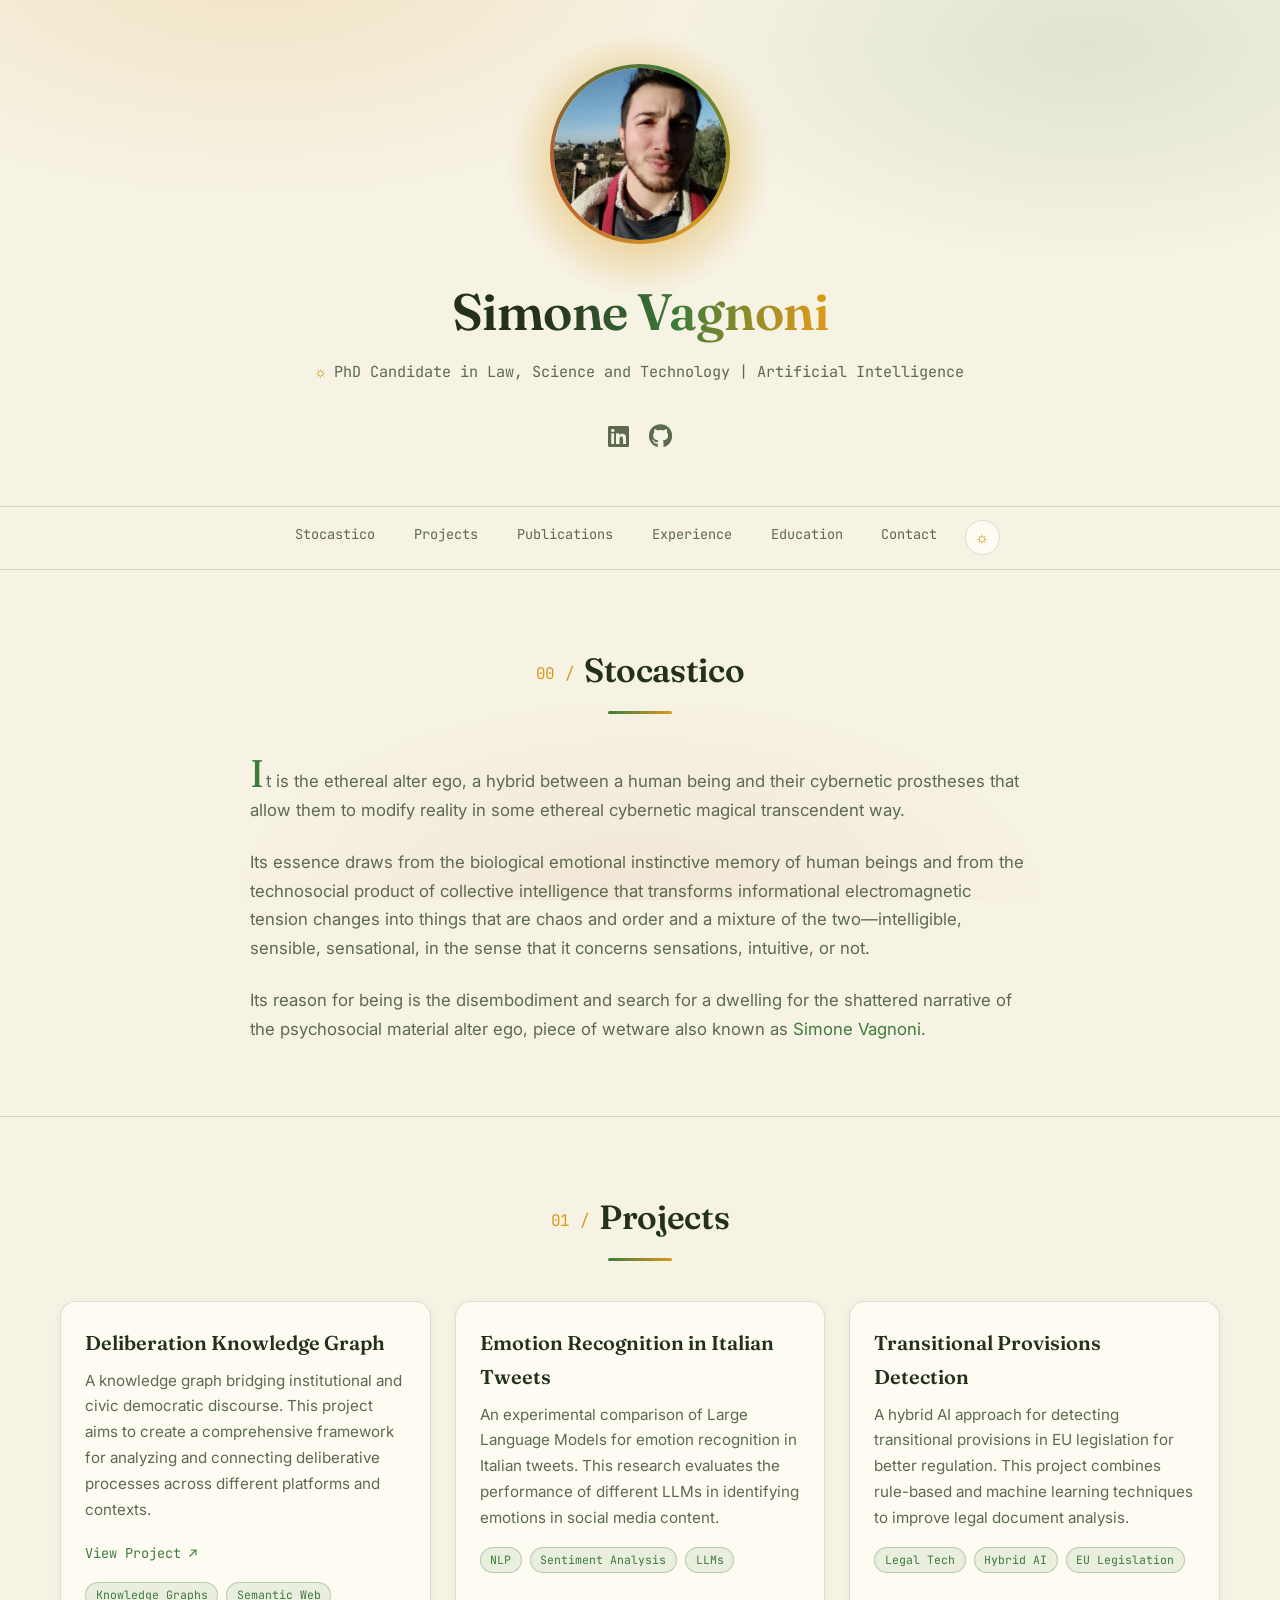
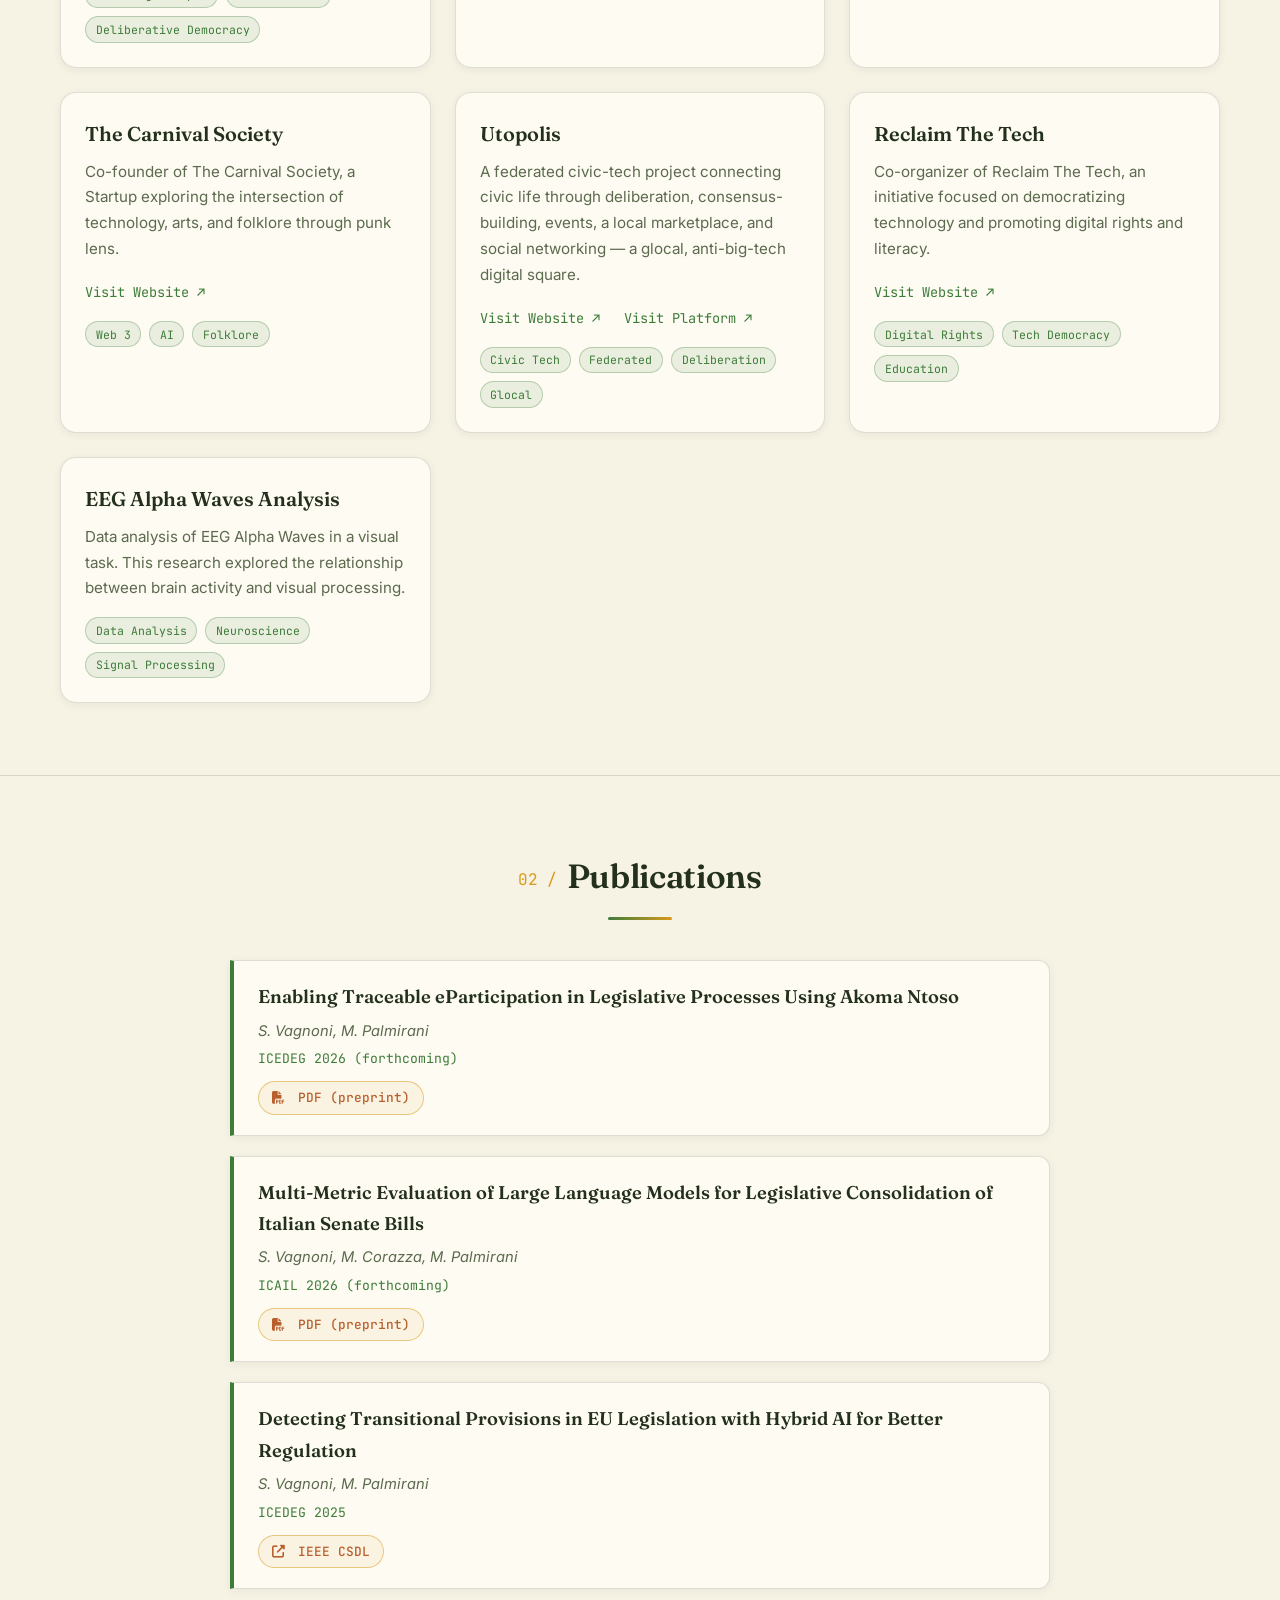
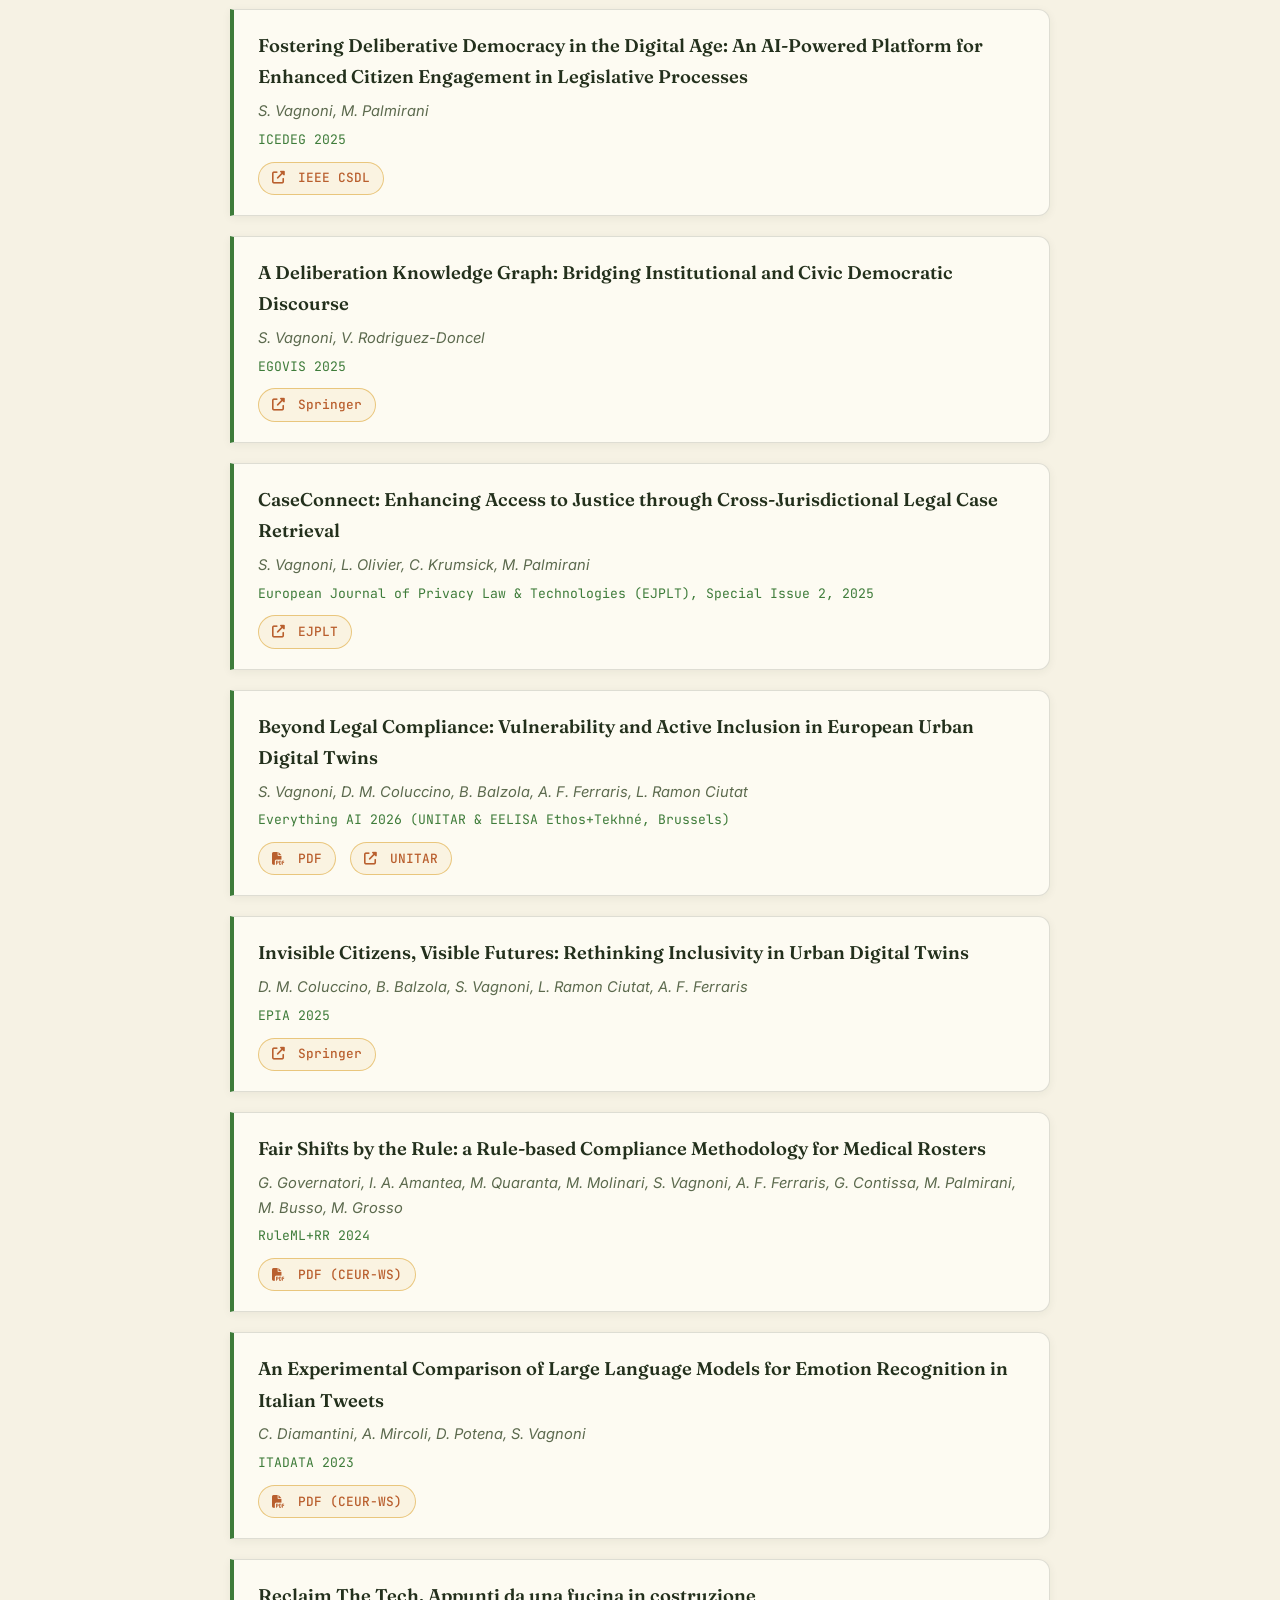
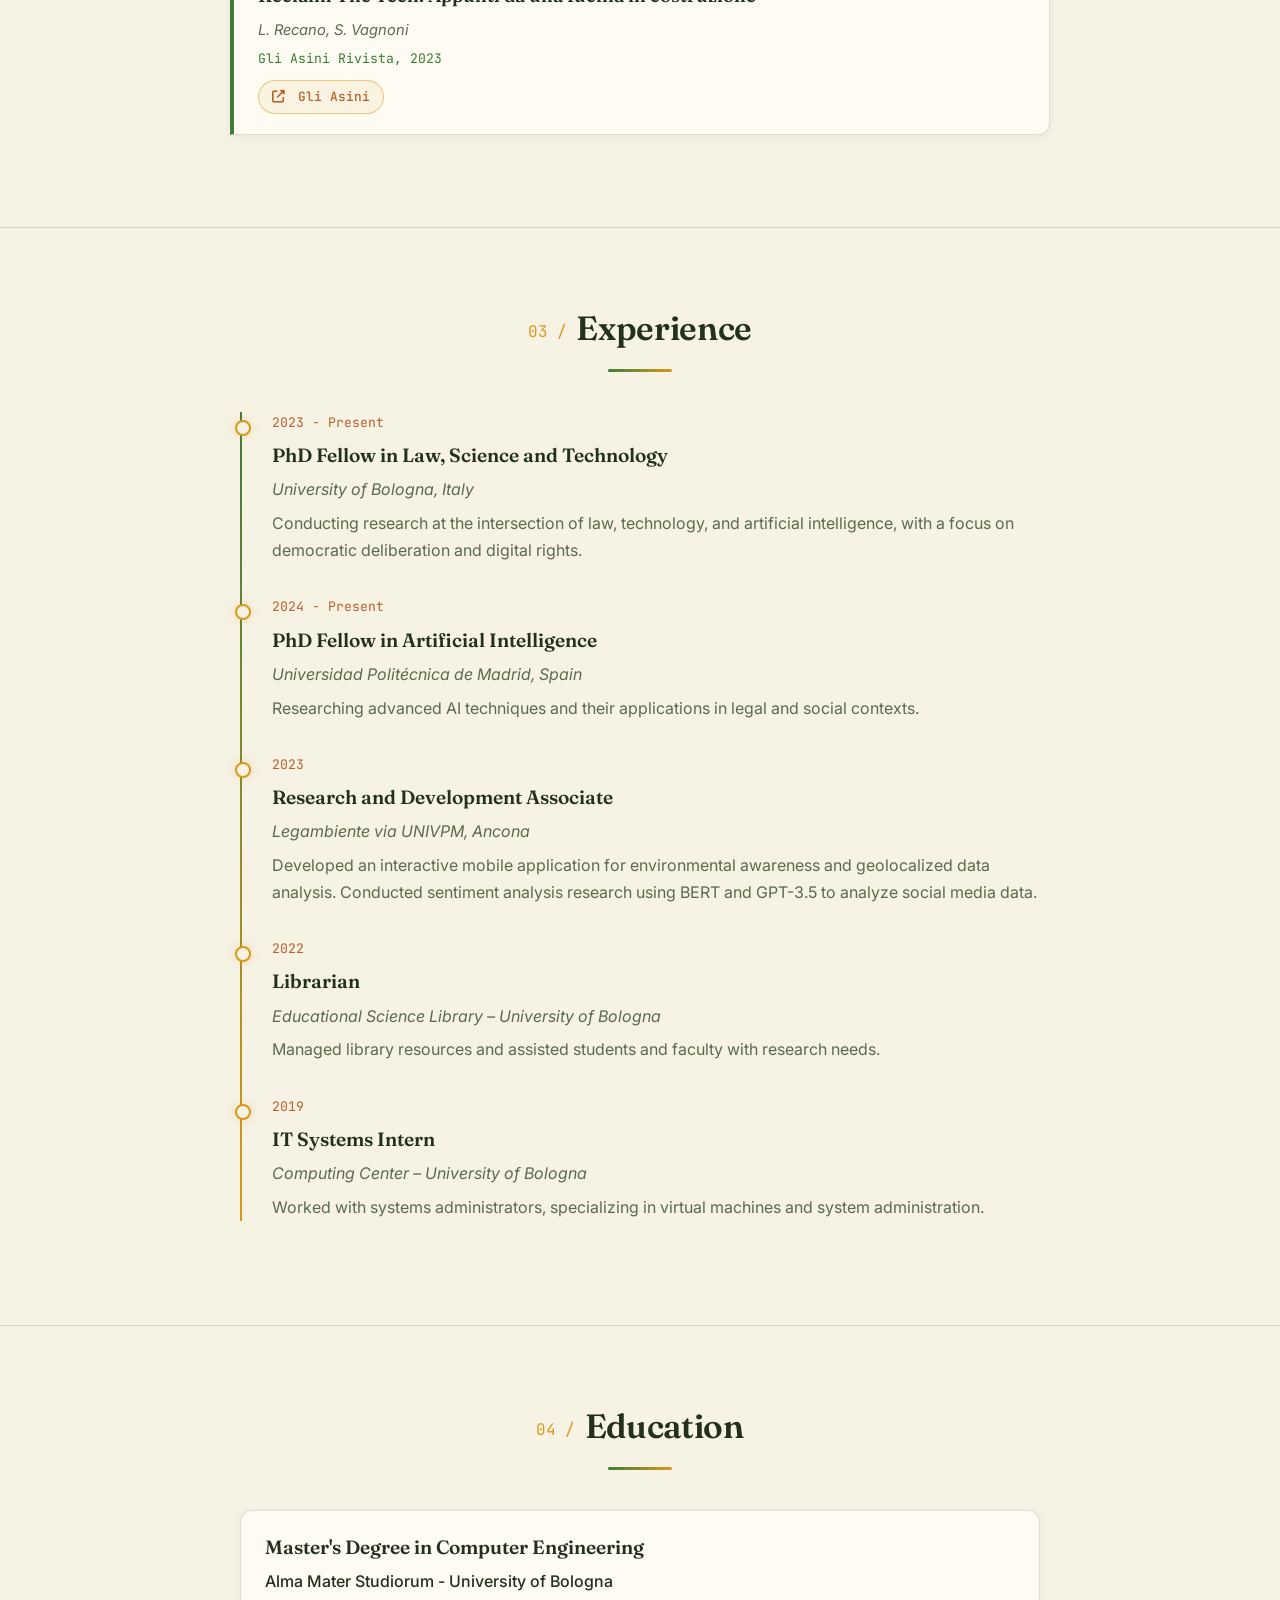
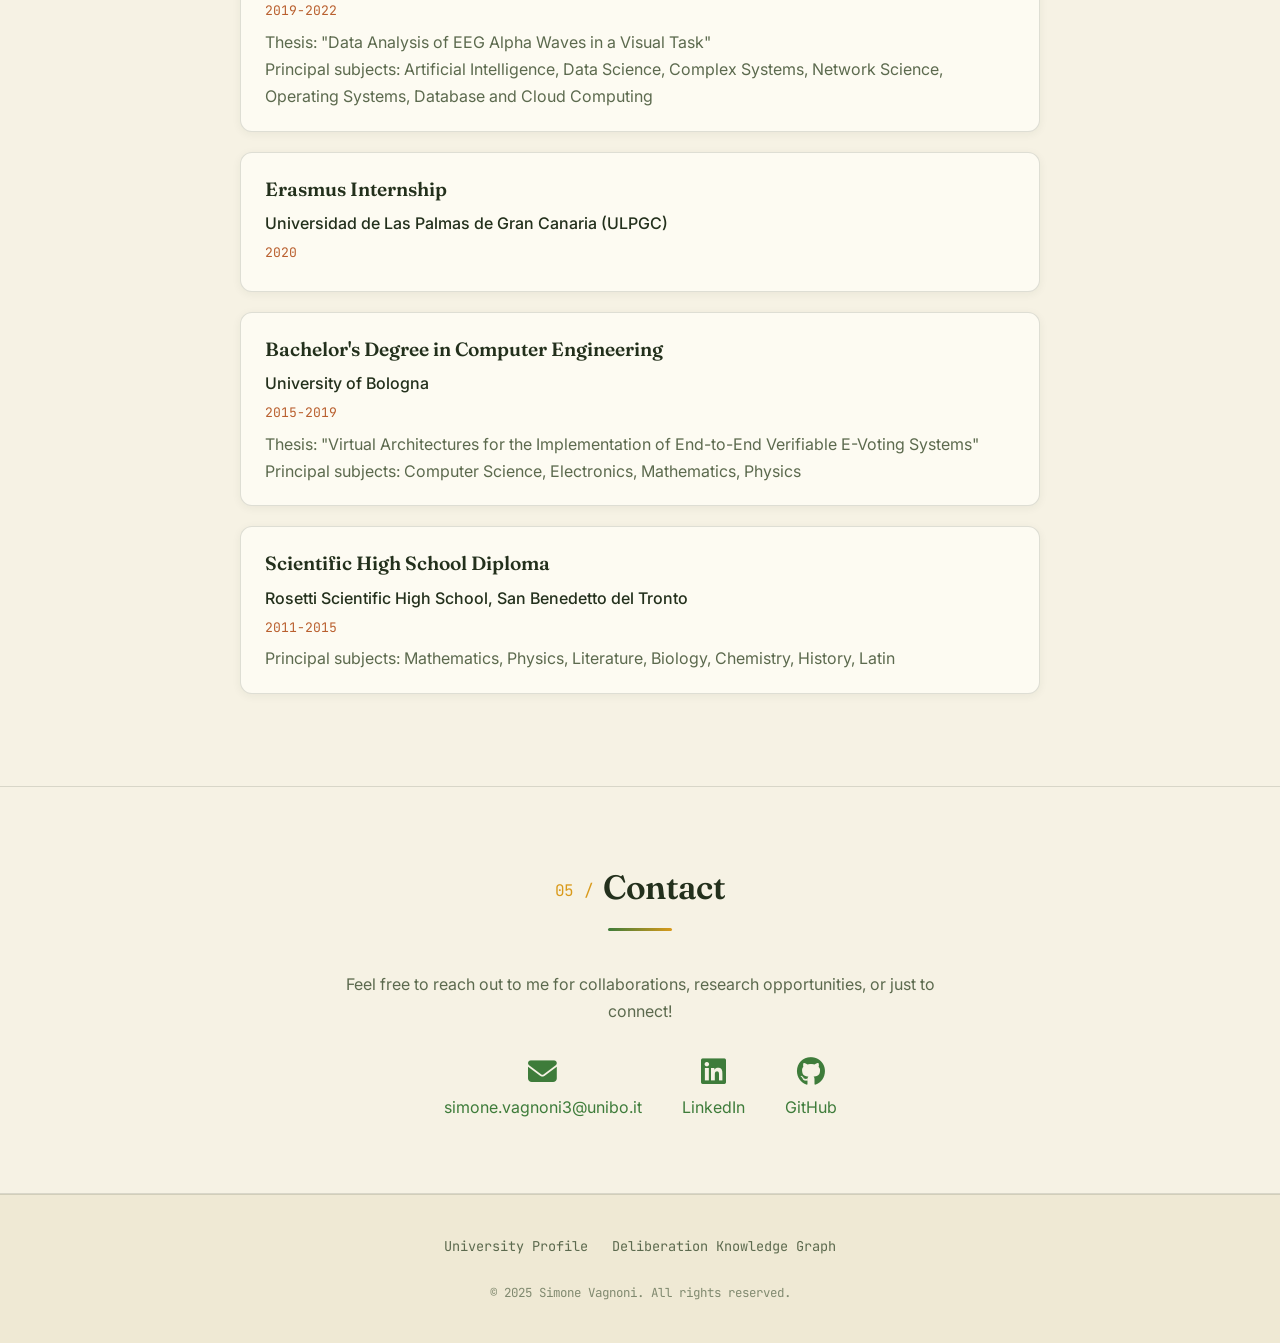
<file: index.html>
<!DOCTYPE html>
<html lang="en">
<head>
  <meta charset="UTF-8">
  <meta name="viewport" content="width=device-width, initial-scale=1.0">
  <title>Simone Vagnoni - PhD Candidate in Law, Science and Technology | AI</title>
  <meta name="description" content="Personal website of Simone Vagnoni, PhD Candidate in Law, Science and Technology and Artificial Intelligence">
  
  <!-- Favicon -->
  <link rel="icon" href="assets/simone-spinetoli.jpeg" type="image/jpeg+xml">
  
  <!-- Google Fonts -->
  <link rel="preconnect" href="https://fonts.googleapis.com">
  <link rel="preconnect" href="https://fonts.gstatic.com" crossorigin>
  <link href="https://fonts.googleapis.com/css2?family=Fraunces:opsz,wght@9..144,400;9..144,500;9..144,600;9..144,700&family=Inter:wght@300;400;500;600&family=JetBrains+Mono:ital,wght@0,400;0,500;1,400&display=swap" rel="stylesheet">
  
  <!-- Font Awesome -->
  <link rel="stylesheet" href="https://cdnjs.cloudflare.com/ajax/libs/font-awesome/6.4.0/css/all.min.css">
  
  <!-- Custom CSS -->
  <link rel="stylesheet" href="css/main.css">

  <!-- Theme init (before paint, to avoid flash) -->
  <script>
    (function() {
      var saved = localStorage.getItem('theme');
      var theme = saved || (window.matchMedia('(prefers-color-scheme: dark)').matches ? 'lunar' : 'solar');
      document.documentElement.setAttribute('data-theme', theme);
    })();
  </script>
</head>
<body>
  <!-- Header Section -->
  <header>
    <div class="container">
      <div class="header-content">
        <img src="assets/simone-spinetoli.jpeg" alt="Simone Vagnoni" class="profile-image">
        <h1 class="header-title">Simone Vagnoni</h1>
        <p class="header-subtitle">PhD Candidate in Law, Science and Technology | Artificial Intelligence</p>
        <div class="social-links">
          <a href="https://www.linkedin.com/in/simone-vagnoni-838363150/" target="_blank" aria-label="LinkedIn"><i class="fab fa-linkedin"></i></a>
          <a href="https://github.com/Stocastico96" target="_blank" aria-label="GitHub"><i class="fab fa-github"></i></a>
        </div>
      </div>
    </div>
  </header>
  
  <!-- Navigation -->
  <nav>
    <div class="container">
      <div class="nav-container">
        <ul class="nav-list">
          <li><a href="#about">Stocastico</a></li>
          <li><a href="#projects">Projects</a></li>
          <li><a href="#publications">Publications</a></li>
          <li><a href="#experience">Experience</a></li>
          <li><a href="#education">Education</a></li>
          <li><a href="#contact">Contact</a></li>
        </ul>
        <button class="theme-toggle" aria-label="Toggle solar/lunar theme" title="Solar / Lunar">☼</button>
      </div>
    </div>
  </nav>
  
  <!-- About Section -->
  <section id="about">
    <div class="container">
      <h2 class="section-title">Stocastico</h2>
      <div class="about-content">
        <p>
          It is the ethereal alter ego, a hybrid between a human being and their cybernetic prostheses that allow them to modify reality in some ethereal cybernetic magical transcendent way.
        </p>
        <p>
          Its essence draws from the biological emotional instinctive memory of human beings and from the technosocial product of collective intelligence that transforms informational electromagnetic tension changes into things that are chaos and order and a mixture of the two—intelligible, sensible, sensational, in the sense that it concerns sensations, intuitive, or not.
        </p>
        <p>
          Its reason for being is the disembodiment and search for a dwelling for the shattered narrative of the psychosocial material alter ego, piece of wetware also known as <a href="https://www.unibo.it/sitoweb/simone.vagnoni3/" target="_blank">Simone Vagnoni</a>.
        </p>
      </div>
    </div>
  </section>
  
  <!-- Projects Section -->
  <section id="projects">
    <div class="container">
      <h2 class="section-title">Projects</h2>
      <div class="projects-grid">
        <div class="project-card">
          <div class="project-content">
            <h3 class="project-title">Deliberation Knowledge Graph</h3>
            <p class="project-description">
              A knowledge graph bridging institutional and civic democratic discourse. This project aims to create a comprehensive framework for analyzing and connecting deliberative processes across different platforms and contexts.
            </p>
            <a href="https://dkg.svagnoni.linkeddata.es" target="_blank">View Project</a>
            <div class="project-tags">
              <span class="project-tag">Knowledge Graphs</span>
              <span class="project-tag">Semantic Web</span>
              <span class="project-tag">Deliberative Democracy</span>
            </div>
          </div>
        </div>
        
        <div class="project-card">
          <div class="project-content">
            <h3 class="project-title">Emotion Recognition in Italian Tweets</h3>
            <p class="project-description">
              An experimental comparison of Large Language Models for emotion recognition in Italian tweets. This research evaluates the performance of different LLMs in identifying emotions in social media content.
            </p>
            <div class="project-tags">
              <span class="project-tag">NLP</span>
              <span class="project-tag">Sentiment Analysis</span>
              <span class="project-tag">LLMs</span>
            </div>
          </div>
        </div>
        
        <div class="project-card">
          <div class="project-content">
            <h3 class="project-title">Transitional Provisions Detection</h3>
            <p class="project-description">
              A hybrid AI approach for detecting transitional provisions in EU legislation for better regulation. This project combines rule-based and machine learning techniques to improve legal document analysis.
            </p>
            <div class="project-tags">
              <span class="project-tag">Legal Tech</span>
              <span class="project-tag">Hybrid AI</span>
              <span class="project-tag">EU Legislation</span>
            </div>
          </div>
        </div>
        
        <div class="project-card">
          <div class="project-content">
            <h3 class="project-title">The Carnival Society</h3>
            <p class="project-description">
              Co-founder of The Carnival Society, a Startup exploring the intersection of technology, arts, and folklore through punk lens.
            </p>
            <a href="https://www.carnivalsociety.com" target="_blank">Visit Website</a>
            <div class="project-tags">
              <span class="project-tag">Web 3</span>
              <span class="project-tag">AI</span>
              <span class="project-tag">Folklore</span>
            </div>
          </div>
        </div>
        
        <div class="project-card">
          <div class="project-content">
            <h3 class="project-title">Utopolis</h3>
            <p class="project-description">
              A federated civic-tech project connecting civic life through deliberation, consensus-building, events, a local marketplace, and social networking — a glocal, anti-big-tech digital square.
            </p>
            <a href="https://utopolis.it/" target="_blank">Visit Website</a>
            <a href="https://cloud.carnivalsociety.com/utopolis/app/" target="_blank">Visit Platform</a>
            <div class="project-tags">
              <span class="project-tag">Civic Tech</span>
              <span class="project-tag">Federated</span>
              <span class="project-tag">Deliberation</span>
              <span class="project-tag">Glocal</span>
            </div>
          </div>
        </div>

        <div class="project-card">
          <div class="project-content">
            <h3 class="project-title">Reclaim The Tech</h3>
            <p class="project-description">
              Co-organizer of Reclaim The Tech, an initiative focused on democratizing technology and promoting digital rights and literacy.
            </p>
            <a href="https://reclaimthetech.it/" target="_blank">Visit Website</a>
            <div class="project-tags">
              <span class="project-tag">Digital Rights</span>
              <span class="project-tag">Tech Democracy</span>
              <span class="project-tag">Education</span>
            </div>
          </div>
        </div>
        
        <div class="project-card">
          <div class="project-content">
            <h3 class="project-title">EEG Alpha Waves Analysis</h3>
            <p class="project-description">
              Data analysis of EEG Alpha Waves in a visual task. This research explored the relationship between brain activity and visual processing.
            </p>
            <div class="project-tags">
              <span class="project-tag">Data Analysis</span>
              <span class="project-tag">Neuroscience</span>
              <span class="project-tag">Signal Processing</span>
            </div>
          </div>
        </div>
      </div>
    </div>
  </section>
  
  <!-- Publications Section -->
  <section id="publications">
    <div class="container">
      <h2 class="section-title">Publications</h2>
      <div class="publications-list">
        <div class="publication-item">
          <h3 class="publication-title">Enabling Traceable eParticipation in Legislative Processes Using Akoma Ntoso</h3>
          <p class="publication-authors">S. Vagnoni, M. Palmirani</p>
          <p class="publication-venue">ICEDEG 2026 (forthcoming)</p>
          <p class="publication-links"><a href="papers/2026_icedeg_traceable_eparticipation_akoma_ntoso.pdf" target="_blank"><i class="fas fa-file-pdf"></i> PDF (preprint)</a></p>
        </div>

        <div class="publication-item">
          <h3 class="publication-title">Multi-Metric Evaluation of Large Language Models for Legislative Consolidation of Italian Senate Bills</h3>
          <p class="publication-authors">S. Vagnoni, M. Corazza, M. Palmirani</p>
          <p class="publication-venue">ICAIL 2026 (forthcoming)</p>
          <p class="publication-links"><a href="papers/2026_icail_multi_metric_llm_legislative_consolidation.pdf" target="_blank"><i class="fas fa-file-pdf"></i> PDF (preprint)</a></p>
        </div>

        <div class="publication-item">
          <h3 class="publication-title">Detecting Transitional Provisions in EU Legislation with Hybrid AI for Better Regulation</h3>
          <p class="publication-authors">S. Vagnoni, M. Palmirani</p>
          <p class="publication-venue">ICEDEG 2025</p>
          <p class="publication-links"><a href="https://www.computer.org/csdl/proceedings-article/icedeg/2025/11081693/28wXzOgM1Py" target="_blank"><i class="fas fa-external-link-alt"></i> IEEE CSDL</a></p>
        </div>

        <div class="publication-item">
          <h3 class="publication-title">Fostering Deliberative Democracy in the Digital Age: An AI-Powered Platform for Enhanced Citizen Engagement in Legislative Processes</h3>
          <p class="publication-authors">S. Vagnoni, M. Palmirani</p>
          <p class="publication-venue">ICEDEG 2025</p>
          <p class="publication-links"><a href="https://www.computer.org/csdl/proceedings-article/icedeg/2025/11081638/28wXAOqVvXy" target="_blank"><i class="fas fa-external-link-alt"></i> IEEE CSDL</a></p>
        </div>

        <div class="publication-item">
          <h3 class="publication-title">A Deliberation Knowledge Graph: Bridging Institutional and Civic Democratic Discourse</h3>
          <p class="publication-authors">S. Vagnoni, V. Rodriguez-Doncel</p>
          <p class="publication-venue">EGOVIS 2025</p>
          <p class="publication-links"><a href="https://link.springer.com/chapter/10.1007/978-3-032-02225-7_9" target="_blank"><i class="fas fa-external-link-alt"></i> Springer</a></p>
        </div>

        <div class="publication-item">
          <h3 class="publication-title">CaseConnect: Enhancing Access to Justice through Cross-Jurisdictional Legal Case Retrieval</h3>
          <p class="publication-authors">S. Vagnoni, L. Olivier, C. Krumsick, M. Palmirani</p>
          <p class="publication-venue">European Journal of Privacy Law &amp; Technologies (EJPLT), Special Issue 2, 2025</p>
          <p class="publication-links"><a href="https://universitypress.unisob.na.it/ojs/index.php/ejplt/article/view/2309" target="_blank"><i class="fas fa-external-link-alt"></i> EJPLT</a></p>
        </div>

        <div class="publication-item">
          <h3 class="publication-title">Beyond Legal Compliance: Vulnerability and Active Inclusion in European Urban Digital Twins</h3>
          <p class="publication-authors">S. Vagnoni, D. M. Coluccino, B. Balzola, A. F. Ferraris, L. Ramon Ciutat</p>
          <p class="publication-venue">Everything AI 2026 (UNITAR &amp; EELISA Ethos+Tekhn&eacute;, Brussels)</p>
          <p class="publication-links"><a href="papers/2026_everything_ai_beyond_legal_compliance_urban_digital_twins.pdf" target="_blank"><i class="fas fa-file-pdf"></i> PDF</a> <a href="https://unitar.org/about/news-stories/featuredarticles/unitar-and-eelisa-ethostekhne-announce-everything-ai-international-event-ai-governance-brussels" target="_blank"><i class="fas fa-external-link-alt"></i> UNITAR</a></p>
        </div>

        <div class="publication-item">
          <h3 class="publication-title">Invisible Citizens, Visible Futures: Rethinking Inclusivity in Urban Digital Twins</h3>
          <p class="publication-authors">D. M. Coluccino, B. Balzola, S. Vagnoni, L. Ramon Ciutat, A. F. Ferraris</p>
          <p class="publication-venue">EPIA 2025</p>
          <p class="publication-links"><a href="https://link.springer.com/chapter/10.1007/978-3-032-05176-9_38" target="_blank"><i class="fas fa-external-link-alt"></i> Springer</a></p>
        </div>

        <div class="publication-item">
          <h3 class="publication-title">Fair Shifts by the Rule: a Rule-based Compliance Methodology for Medical Rosters</h3>
          <p class="publication-authors">G. Governatori, I. A. Amantea, M. Quaranta, M. Molinari, S. Vagnoni, A. F. Ferraris, G. Contissa, M. Palmirani, M. Busso, M. Grosso</p>
          <p class="publication-venue">RuleML+RR 2024</p>
          <p class="publication-links"><a href="https://ceur-ws.org/Vol-3816/paper51.pdf" target="_blank"><i class="fas fa-file-pdf"></i> PDF (CEUR-WS)</a></p>
        </div>

        <div class="publication-item">
          <h3 class="publication-title">An Experimental Comparison of Large Language Models for Emotion Recognition in Italian Tweets</h3>
          <p class="publication-authors">C. Diamantini, A. Mircoli, D. Potena, S. Vagnoni</p>
          <p class="publication-venue">ITADATA 2023</p>
          <p class="publication-links"><a href="https://ceur-ws.org/Vol-3606/paper68.pdf" target="_blank"><i class="fas fa-file-pdf"></i> PDF (CEUR-WS)</a></p>
        </div>

        <div class="publication-item">
          <h3 class="publication-title">Reclaim The Tech. Appunti da una fucina in costruzione</h3>
          <p class="publication-authors">L. Recano, S. Vagnoni</p>
          <p class="publication-venue">Gli Asini Rivista, 2023</p>
          <p class="publication-links"><a href="https://gliasinirivista.org/reclaim-the-tech-appunti-da-una-fucina-in-costruzione/" target="_blank"><i class="fas fa-external-link-alt"></i> Gli Asini</a></p>
        </div>
      </div>
    </div>
  </section>
  
  <!-- Experience Section -->
  <section id="experience">
    <div class="container">
      <h2 class="section-title">Experience</h2>
      <div class="experience-timeline">
        <div class="timeline-item">
          <p class="timeline-date">2023 - Present</p>
          <h3 class="timeline-title">PhD Fellow in Law, Science and Technology</h3>
          <p class="timeline-organization">University of Bologna, Italy</p>
          <p>Conducting research at the intersection of law, technology, and artificial intelligence, with a focus on democratic deliberation and digital rights.</p>
        </div>
        
        <div class="timeline-item">
          <p class="timeline-date">2024 - Present</p>
          <h3 class="timeline-title">PhD Fellow in Artificial Intelligence</h3>
          <p class="timeline-organization">Universidad Politécnica de Madrid, Spain</p>
          <p>Researching advanced AI techniques and their applications in legal and social contexts.</p>
        </div>
        
        <div class="timeline-item">
          <p class="timeline-date">2023</p>
          <h3 class="timeline-title">Research and Development Associate</h3>
          <p class="timeline-organization">Legambiente via UNIVPM, Ancona</p>
          <p>Developed an interactive mobile application for environmental awareness and geolocalized data analysis. Conducted sentiment analysis research using BERT and GPT-3.5 to analyze social media data.</p>
        </div>
        
        <div class="timeline-item">
          <p class="timeline-date">2022</p>
          <h3 class="timeline-title">Librarian</h3>
          <p class="timeline-organization">Educational Science Library – University of Bologna</p>
          <p>Managed library resources and assisted students and faculty with research needs.</p>
        </div>
        
        <div class="timeline-item">
          <p class="timeline-date">2019</p>
          <h3 class="timeline-title">IT Systems Intern</h3>
          <p class="timeline-organization">Computing Center – University of Bologna</p>
          <p>Worked with systems administrators, specializing in virtual machines and system administration.</p>
        </div>
      </div>
    </div>
  </section>
  
  <!-- Education Section -->
  <section id="education">
    <div class="container">
      <h2 class="section-title">Education</h2>
      <div class="education-list">
        <div class="education-item">
          <h3 class="education-degree">Master's Degree in Computer Engineering</h3>
          <p class="education-institution">Alma Mater Studiorum - University of Bologna</p>
          <p class="education-date">2019-2022</p>
          <p>Thesis: "Data Analysis of EEG Alpha Waves in a Visual Task"</p>
          <p>Principal subjects: Artificial Intelligence, Data Science, Complex Systems, Network Science, Operating Systems, Database and Cloud Computing</p>
        </div>
        
        <div class="education-item">
          <h3 class="education-degree">Erasmus Internship</h3>
          <p class="education-institution">Universidad de Las Palmas de Gran Canaria (ULPGC)</p>
          <p class="education-date">2020</p>
        </div>
        
        <div class="education-item">
          <h3 class="education-degree">Bachelor's Degree in Computer Engineering</h3>
          <p class="education-institution">University of Bologna</p>
          <p class="education-date">2015-2019</p>
          <p>Thesis: "Virtual Architectures for the Implementation of End-to-End Verifiable E-Voting Systems"</p>
          <p>Principal subjects: Computer Science, Electronics, Mathematics, Physics</p>
        </div>
        
        <div class="education-item">
          <h3 class="education-degree">Scientific High School Diploma</h3>
          <p class="education-institution">Rosetti Scientific High School, San Benedetto del Tronto</p>
          <p class="education-date">2011-2015</p>
          <p>Principal subjects: Mathematics, Physics, Literature, Biology, Chemistry, History, Latin</p>
        </div>
      </div>
    </div>
  </section>
  
  <!-- Contact Section -->
  <section id="contact">
    <div class="container">
      <h2 class="section-title">Contact</h2>
      <div class="contact-content">
        <p>Feel free to reach out to me for collaborations, research opportunities, or just to connect!</p>
        <div class="contact-links">
          <div class="contact-link">
            <i class="fas fa-envelope contact-icon"></i>
            <a href="mailto:simone.vagnoni3@unibo.it">simone.vagnoni3@unibo.it</a>
          </div>
          <div class="contact-link">
            <i class="fab fa-linkedin contact-icon"></i>
            <a href="https://www.linkedin.com/in/simone-vagnoni-838363150/" target="_blank">LinkedIn</a>
          </div>
          <div class="contact-link">
            <i class="fab fa-github contact-icon"></i>
            <a href="https://github.com/Stocastico96" target="_blank">GitHub</a>
          </div>
        </div>
      </div>
    </div>
  </section>
  
  <!-- Footer -->
  <footer>
    <div class="container">
      <div class="footer-content">
        <div class="footer-links">
          <a href="https://www.unibo.it/sitoweb/simone.vagnoni3/" target="_blank">University Profile</a>
          <a href="https://dkg.svagnoni.linkeddata.es" target="_blank">Deliberation Knowledge Graph</a>
        </div>
        <p class="footer-copyright">&copy; 2025 Simone Vagnoni. All rights reserved.</p>
      </div>
    </div>
  </footer>
  
  <!-- Custom JavaScript -->
  <script src="js/script.js"></script>
</body>
</html>
</file>
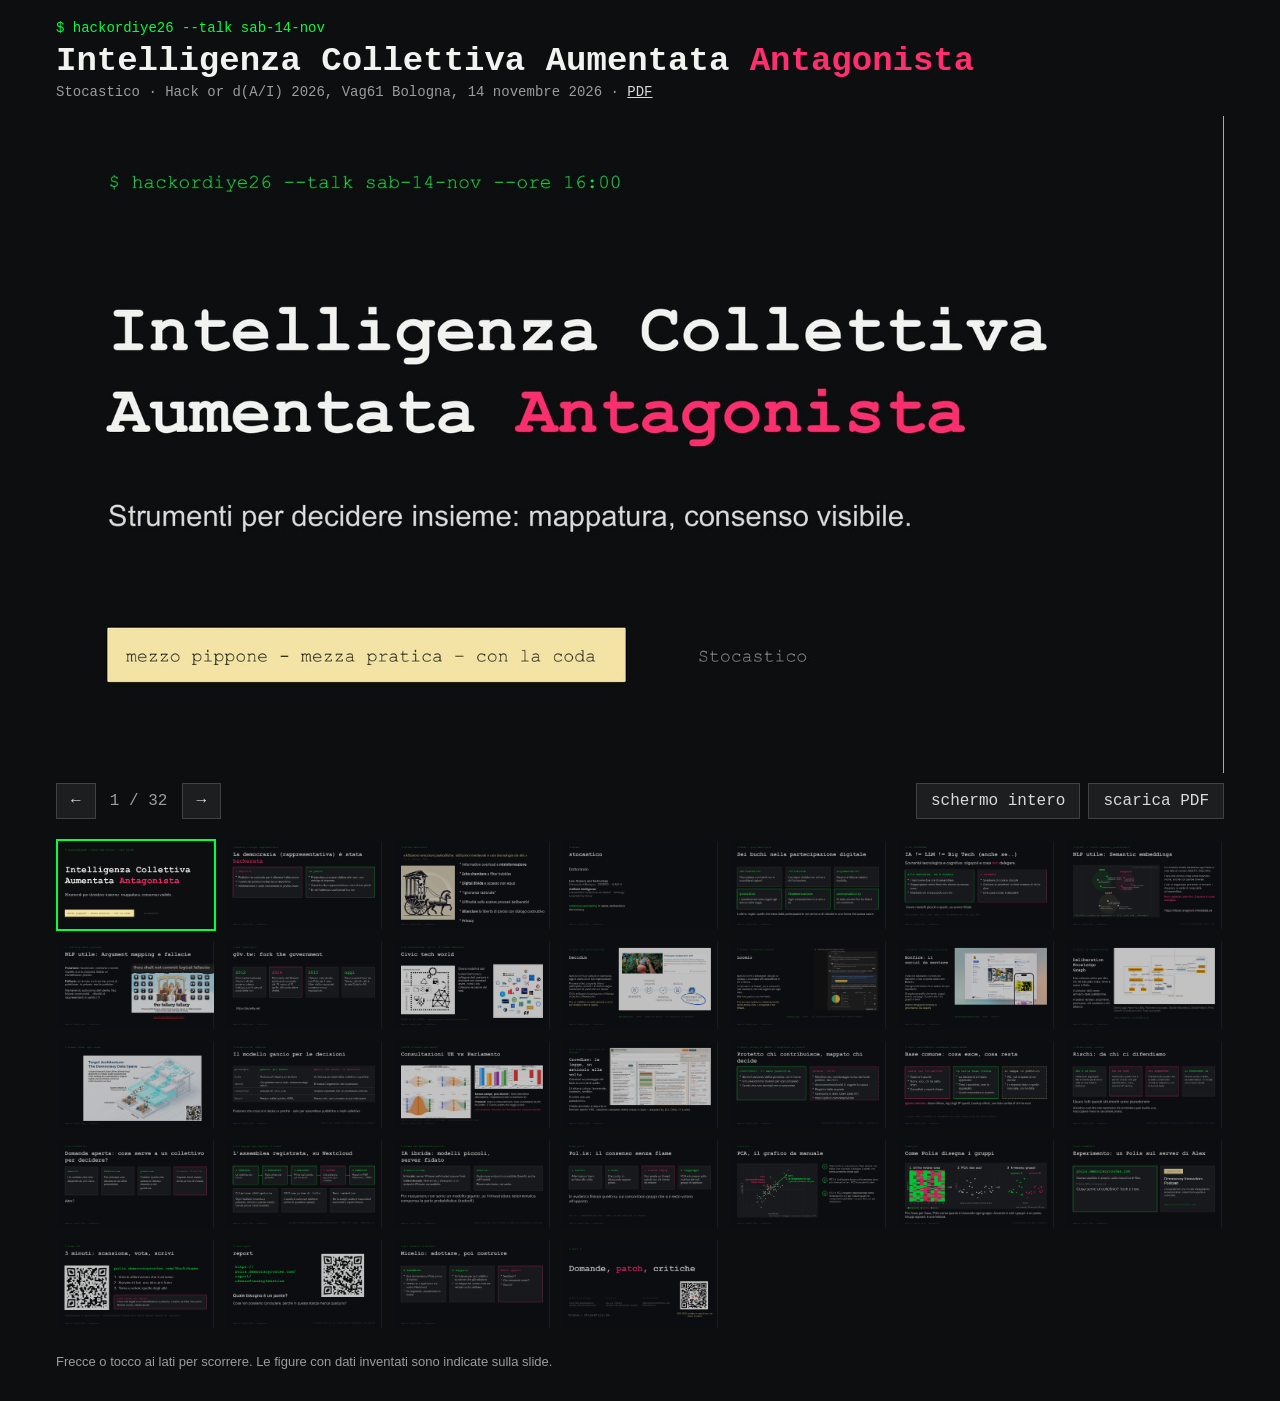
<file: hod/index.html>
<!doctype html>
<html lang="it">
<head>
<meta charset="utf-8">
<meta name="viewport" content="width=device-width, initial-scale=1">
<title>Intelligenza Collettiva Aumentata Antagonista</title>
<meta name="description" content="Slide del talk a Hack or d(A/I) 2026, Vag61 Bologna, 14 novembre 2026.">
<style>
:root{--bg:#0d0e10;--panel:#1d1e20;--fg:#dadadb;--mut:#9b9c9d;--g:#00ff41;--p:#ff2e6e}
*{box-sizing:border-box}
html,body{margin:0;background:var(--bg);color:var(--fg);font-family:Arial,Helvetica,sans-serif}
header{max-width:1200px;margin:0 auto;padding:20px 16px 8px}
header p{margin:0;font-family:"Courier New",monospace;color:var(--g);font-size:14px}
h1{font-family:"Courier New",monospace;font-size:clamp(20px,3.4vw,34px);margin:6px 0 4px;color:#f2f2f0}
h1 span{color:var(--p)}
.meta{color:var(--mut);font-size:14px;margin:0}
.meta a{color:var(--fg)}
main{max-width:1200px;margin:0 auto;padding:8px 16px 24px}
.stage{position:relative;background:var(--panel);aspect-ratio:16/9;width:100%;overflow:hidden}
.stage img{width:100%;height:100%;display:block;object-fit:contain}
.stage button{position:absolute;top:0;bottom:0;width:30%;background:transparent;border:0;cursor:pointer}
.stage .prev{left:0}.stage .next{right:0}
.bar{display:flex;align-items:center;gap:8px;margin-top:10px;font-family:"Courier New",monospace;flex-wrap:wrap}
.bar button,.bar a{background:var(--panel);color:var(--fg);border:1px solid #414244;padding:8px 14px;font:inherit;cursor:pointer;text-decoration:none}
.bar button:hover,.bar a:hover{border-color:var(--g);color:var(--g)}
#count{color:var(--mut);min-width:70px;text-align:center}
.bar .right{margin-left:auto;display:flex;gap:8px}
.thumbs{display:grid;grid-template-columns:repeat(auto-fill,minmax(150px,1fr));gap:8px;margin-top:20px}
.thumbs img{width:100%;display:block;cursor:pointer;border:2px solid transparent;opacity:.75}
.thumbs img.on{border-color:var(--g);opacity:1}
footer{max-width:1200px;margin:0 auto;padding:0 16px 32px;color:var(--mut);font-size:13px}
.stage:fullscreen{background:#000}
</style>
</head>
<body>
<header>
<p>$ hackordiye26 --talk sab-14-nov</p>
<h1>Intelligenza Collettiva Aumentata <span>Antagonista</span></h1>
<p class="meta">Stocastico · Hack or d(A/I) 2026, Vag61 Bologna, 14 novembre 2026 · <a href="intelligenza-collettiva-aumentata-antagonista.pdf?v=202611141341">PDF</a></p>
</header>
<main>
<div class="stage" id="stage">
<img id="slide" src="slides/01.jpg?v=202611141341" alt="">
<button class="prev" aria-label="Slide precedente"></button>
<button class="next" aria-label="Slide successiva"></button>
</div>
<div class="bar">
<button id="b-prev" aria-label="Slide precedente">&larr;</button>
<span id="count">1 / N</span>
<button id="b-next" aria-label="Slide successiva">&rarr;</button>
<div class="right">
<button id="b-full">schermo intero</button>
<a href="intelligenza-collettiva-aumentata-antagonista.pdf?v=202611141341" download>scarica PDF</a>
</div>
</div>
<div class="thumbs" id="thumbs"></div>
</main>
<footer>Frecce o tocco ai lati per scorrere. Le figure con dati inventati sono indicate sulla slide.</footer>
<script>
const V = "202611141341";
const ALTS = ["Intelligenza Collettiva Aumentata Antagonista Strumenti per decidere insieme: mappatura, consenso visibile. mezzo pippone - mezza pratica – con la coda Stocastico", "La democrazia (rappresentativa) è stata hackerata l’exploit Piattaforme costruite per trattenere l’attenzione Pubblicità politica mirata da un algoritmo Informazione e soldi concentrati in poche mani la patch Pretendere processi deliberativi veri, con obbligo di risposta Accanto alla rappresentanza, non al suo posto E nel frattempo costruirceli tra noi", "Information overload e misinformazione Echo chambers e filter bubbles Digital divide e accesso non equo “Ignoranza razionale” Difficoltà nello scalare processi deliberativi Bilanciare la libertà di parola con dialogo costruttivo Privacy «Abbiamo emozioni paleolitiche, istituzioni medievali e una tecnologia da dèi.» E. O. Wilson, 2009", "stocastico Dottorando Law, Science and Technology Università di Bologna · CIRSFID – ALMA AI Artificial Intelligence Universidad Politécnica de Madrid · Ontology Engineering Group collective lawmaking in salsa deliberative democracy.", "Sei buchi nella partecipazione digitale deliberativo Raccogliere commenti non è scambiarsi ragioni. inclusione L’accesso digitale non arriva a chi ha barriere. argomentativo Ragioni e fallacie restano implicite. giuridico I contributi non sono legati agli articoli della legge. frammentazione Ogni consultazione è un silo a sé. accountability Di rado sai che fine ha fatto il tuo contributo. L’ultimo", "IA != LLM != Big Tech (anche se..) Sovranità tecnologica e cognitiva: oligopoli e cosa non delegare. alla macchina, se è nostra Trascrivere due ore di assemblea Raggruppare cento frasi che dicono la stessa cosa Mostrare chi è d’accordo con chi a nessuno Scegliere di cosa si discute Scrivere le posizioni: le frasi restano di chi le dice Dire cosa conta, e decidere Usare modelli piccoli e aperti, su", "NLP utile: Semantic embeddings Un modello locale trasforma ogni frase in una lista di numeri (SBERT, BGE-M3). Frasi che dicono cose simili finiscono vicine, anche con parole diverse. Così si raggruppa per tema, si trovano i doppioni, si vede di cosa parla un’assemblea. Non capisce cosa dici. Capisce a cosa somiglia. gira su un portatile, senza rete https://citizen.svagnoni.linkeddata.es", "NLP utile: Argument mapping e fallacie Posizione: favorevole, contraria o neutra rispetto a una proposta. Basta un classificatore piccolo. Fallacie: un avviso a chi scrive, prima di pubblicare. In privato, mai in pubblico Mantenendo autonomia dell’utente, flag fallacie contestabili – dibattiti di rappresentanti di partito (?) yourlogicalfallacyis.com", "g0v.tw: fork the government 2012 Civic hacker taiwanesi rifanno i siti del governo: stesso indirizzo, con lo zero al posto della «o». 2014 Movimento dei Girasoli: parlamento occupato dal 18 marzo al 10 aprile. g0v porta rete e dirette. 2015 vTaiwan, nato da g0v, usa Polis per il caso Uber: dalla mappa del consenso a una regolazione. oggi Rami e parenti fuori da Taiwan: g0v.hk, g0v.it, la rete Code", "Civic tech world Diversi modelli di dati Linked Democracy: collegare dati, persone e decisioni con standard aperti, come i link collegano le pagine del web. Poblet et al. (2019) · peoplepowered.org/platform-ratings", "Decidim Nato nel 2016 al Comune di Barcellona, oggi lo usano più di 500 organizzazioni. Processi a fasi, proposte, bilanci partecipativi, incontri. Un modulo segue l’attuazione di quello che si è deciso. Chi lo sviluppa si organizza su un’istanza di Decidim, Metadecidim. Per un collettivo di venti persone è un tir per andare a fare la spesa. decidim.org · AGPL · Ruby on Rails · si installa in prop", "Loomio Nato nel 2011 a Wellington, dal giro di Occupy. Lo sviluppa una cooperativa di chi ci lavora. Si discute in un thread, poi si vota entro una scadenza, con una ragione per ogni voto. Alla fine qualcuno scrive l’esito. Fra sei mesi qualcuno chiederà perché avete deciso così. La risposta è nel thread. loomio.com · AGPL · si installa in proprio con loomio-deploy", "Bonfire: il social da montare Parla con Mastodon e il resto del fediverso, e con un ponte anche con Bluesky. Per ogni post decidi chi lo vede e chi può rispondere. Si aggiunge quello che serve: gruppi, eventi, sondaggi. Social è alla 1.0, i gruppi in beta. Stanno integrando funzioni di governance. Da seguire bonfirenetworks.org · AGPL · Elixir", "Deliberation Knowledge Graph Uno schema unico per dire chi ha discusso cosa, dove e come è finita. A sinistra i dati come arrivano dalle piattaforme. A destra l’analisi: argomenti, premesse, chi sostiene e chi attacca. Dentro oggi: Have Your Say, Parlamento europeo, Decidim Barcellona, Decide Madrid, Polis, DelibAI, CrowdLaw e altri. Tutto scaricabile. dkg.svagnoni.linkeddata.es", "", "Il modello gancio per le decisioni Federare che cosa si è deciso e perché - solo per assemblee pubbliche e multi-collettivo gancio.org · «small is better», «focus on content»", "Consultazioni UE vs Parlamento Stesso campo, pesi diversi: i temi coincidono abbastanza, l’importanza data a ciascuno no. Pesticidi: dopo la consultazione l’aula si allontana da chi ha scritto. È l’unico scarto che regge ai test. Una distanza misurata non dimostra che nessuno ascolta. Sinistra: aula prima → pareri → aula dopo · Destra: distanza prima e dopo", "CrowdLaw: la legge, un articolo alla volta Selezioni un passaggio del testo e commenti quello. L’indice si colora: favorevole, contrario, conflitto. Si entra con uno pseudonimo. Il testo annotato si esporta in formato aperto XML , Machine readable (AKN) made in Bolo – adopted by EU, ONU, IT e altri)", "Protetto chi contribuisce, mappato chi decide contributi: il meno possibile Serve il percorso dell’argomento, non il nome Uno pseudonimo diverso per ogni processo Quello che non raccogli non si sequestra potere: tutto Monithon.eu: monitoraggio civico dei fondi pubblici, dal 2013 dovevannoinostrisoldi.it: seguire la spesa Registro delle risposte Openpolis.it, istat, Open Data (!!!) https://github.c", "Base comune: cosa esce, cosa resta resta nel collettivo Audio e trascritti Nomi, voci, chi ha detto cosa Cancellati a report chiuso va nella base comune La decisione e il testo approvato Temi e posizioni, solo in aggregato Quale assemblea e quando si mappa in pubblico Atti, voti e spese di chi decide Le risposte date e quelle mancate, con la data Igiene minima: disco cifrato, log degli IP spenti, ", "Rischi: da chi ci difendiamo chi è in sala Vede solo aggregati. Ma in trenta persone lo stile di una frase ti tradisce. chi ha root Vede tutto quello che il server riceve: voti per identificativo, orari, indirizzi IP nei log. chi sequestra Prende tutto quello che è stato conservato. Conta la retention, non la buona fede. il fornitore IA Riceve audio o testo, se esternalizzi. In locale non riceve n", "Domanda aperta: cosa serve a un collettivo per decidere? memoria Un verbale che non dipende da chi c’era. federazione Far arrivare una decisione ad altre assemblee. pressione Portare quello che abbiamo deciso davanti a chi governa. dissenso visibile Sapere dove siamo divisi prima di votare. Altro?", "L’assemblea registrata, su Nextcloud 1 registra Un telefono per tavolo 2 trascrive Testo diviso per parlante 3 analizza Prima ogni tavolo, poi tra tavoli 4 rivede Una persona approva ogni risultato 5 pubblica Report in PDF, Markdown, JSON Citazione obbligatoria Ogni risultato rimanda a parlante, minuto e parole esatte. Senza prova viene scartato. Offline prima di tutto L’audio si salva sul telefon", "IA ibrida: modelli piccoli, server fidato trascrizione In locale: server Whisper self-hosted oppure Vosk. Esternalizzata: Mistral (UE), Deepgram o un endpoint Whisper compatibile. analisi Qualunque endpoint compatibile OpenAI, anche self-hosted. Riceve solo testo, mai audio. Per riassumere non serve un modello gigante, se l’infrastruttura deterministica compensa la parte probabilistica (tradeoff) ", "Pol.is: il consenso senza flame 1 scrivi Affermazioni brevi, un’idea alla volta. 2 vota D’accordo, in disaccordo oppure passo. 3 niente reply Non esiste un thread, quindi non c’è niente da trollare. 4 raggruppa PCA e k-means sulla matrice dei voti: gruppi di opinione. In evidenza finisce quello su cui concordano gruppi che sul resto votano all’opposto. pol.is · compdemocracy.org · AGPL, si può osp", "PCA, il grafico da manuale 1 Ogni punto è una persona. Ogni asse è una frase: con due frasi il disegno è piatto, con trenta avremmo trenta assi. 2 PC1 è la direzione lungo cui le persone sono più diverse tra loro. PC2 è perpendicolare 3 PC1 e PC2 vengono rappresentate come dimensioni x e y per massimizzare le componenti (astratte) – si può fare con più dimensioni", "Come Polis disegna i gruppi Poi, frase per frase, Polis conta quanto è d’accordo ogni gruppo. Accordo in tutti i gruppi: è un ponte. Gruppi opposti: è una frattura. Illustrazione con dati inventati", "Esperimento: un Polis sul server di Alex polis.democracyroutes.com Istanza ospitata in proprio, sulla macchina di Alex. Il tema della conversazione: Cosa serve al collettivo? Tech e non. pubblicità Democracy Innovators Podcast Conversazioni con chi sta ridisegnando la democrazia. Trascrizioni aperte e ricercabili. democracyinnovators.com", "5 minuti: scansiona, vota, scrivi [QR] da inserire polis.democracyroutes.com/5hafu3uxmz Vota le affermazioni che ti arrivano Scrivine di tue: una idea per frase Torna a votare quelle degli altri cosa resta sul server I tuoi voti legati a un identificativo numerico, l’orario, le frasi che scrivi. Niente nome, niente email. Partecipare è facoltativo · conversazione cancellata entro domani quando mi ", "report Quale bisogno è un ponte? Cosa non possiamo concludere, perché in questa stanza manca qualcuno? Il report dice chi ha votato cosa in aggregato, non perché https://polis.democracyroutes.com/report/r8ewza4txuknykwkwtfnw", "Micelio: adottare, poi costruire X assemblea Una domanda su Polis prima di riunirsi Verbali su CryptPad o sul vostro Nextcloud Se registrate, trascrizione in locale X mappare Un’istanza per più collettivi, su server che già esistono La mappa del vostro comune: verbali contro delibere Punti aperti feedback? Che strumenti usate? Rischi?", "Domande, patch, critiche grafo e ontologia w3id.org/deliberation github.com/Stocastico96 attrezzi pol.is (orbis) github.com/Democracy-Routes da ascoltare democracyinnovators.com monithon.eu W3C DDS: portate un caso d’uso o un pezzo di codice Signal: Stocastico.96"];
const N = ALTS.length;
const pad = i => String(i).padStart(2, "0");
const img = document.getElementById("slide"), count = document.getElementById("count"), thumbs = document.getElementById("thumbs");
let cur = 1;
function show(i){
  cur = Math.min(N, Math.max(1, i));
  img.src = "slides/" + pad(cur) + ".jpg?v=" + V;
  img.alt = "Slide " + cur + ": " + ALTS[cur-1];
  count.textContent = cur + " / " + N;
  thumbs.querySelectorAll("img").forEach((t, k) => t.classList.toggle("on", k + 1 === cur));
  if (history.replaceState) history.replaceState(null, "", "#" + cur);
  if (cur < N) { const pre = new Image(); pre.src = "slides/" + pad(cur + 1) + ".jpg?v=" + V; }
}
for (let i = 1; i <= N; i++){
  const t = document.createElement("img");
  t.src = "slides/" + pad(i) + ".jpg?v=" + V; t.loading = "lazy"; t.alt = "Miniatura slide " + i;
  t.addEventListener("click", () => { show(i); window.scrollTo({top: 0, behavior: "smooth"}); });
  thumbs.appendChild(t);
}
document.querySelector(".stage .prev").onclick = document.getElementById("b-prev").onclick = () => show(cur - 1);
document.querySelector(".stage .next").onclick = document.getElementById("b-next").onclick = () => show(cur + 1);
document.getElementById("b-full").onclick = () => { const s = document.getElementById("stage"); if (s.requestFullscreen) s.requestFullscreen(); };
document.addEventListener("keydown", e => {
  if (["ArrowRight","PageDown"," "].includes(e.key)) { e.preventDefault(); show(cur + 1); }
  if (["ArrowLeft","PageUp"].includes(e.key)) { e.preventDefault(); show(cur - 1); }
  if (e.key === "Home") show(1);
  if (e.key === "End") show(N);
});
let x0 = null;
img.parentElement.addEventListener("touchstart", e => { x0 = e.touches[0].clientX; }, {passive: true});
img.parentElement.addEventListener("touchend", e => { if (x0 === null) return; const dx = e.changedTouches[0].clientX - x0; if (Math.abs(dx) > 40) show(cur + (dx < 0 ? 1 : -1)); x0 = null; });
show(parseInt(location.hash.slice(1)) || 1);
</script>
</body>
</html>
</file>
<file: css/main.css>
/* Main CSS for Simone Vagnoni's personal website — "Stocastico" solarpunk/lunarpunk theme.
   Solar (day) is the default; html[data-theme="lunar"] switches to the nocturnal palette. */

:root {
  --bg: #f6f2e4;            /* sun-bleached paper */
  --bg-elev: #fdfbf2;       /* warm white */
  --bg-elev-2: #efe9d4;     /* aged cream */
  --text: #23301c;          /* deep forest */
  --text-muted: #5c6a4e;    /* moss */
  --accent: #3e7c3a;        /* leaf green */
  --accent-2: #d99a1b;      /* solar gold */
  --accent-3: #b95f2e;      /* terracotta */
  --line: rgba(35, 48, 28, 0.14);
  --glow: rgba(217, 154, 27, 0.28);
  --halo: radial-gradient(circle, rgba(217, 154, 27, 0.35), rgba(217, 154, 27, 0.12) 55%, transparent 72%);
  --bg-scene:
    radial-gradient(ellipse 65% 45% at 20% -5%, rgba(217, 154, 27, 0.16), transparent 60%),
    radial-gradient(ellipse 55% 40% at 85% 5%, rgba(62, 124, 58, 0.12), transparent 60%),
    radial-gradient(ellipse 50% 35% at 50% 100%, rgba(185, 95, 46, 0.08), transparent 65%);
  --nav-bg: rgba(246, 242, 228, 0.85);
  --card-shadow: 0 2px 10px rgba(35, 48, 28, 0.06);
  --card-shadow-hover: 0 14px 32px rgba(35, 48, 28, 0.14), 0 0 24px var(--glow);
  --font-main: 'Inter', sans-serif;
  --font-heading: 'Fraunces', serif;
  --font-mono: 'JetBrains Mono', monospace;
  --transition: all 0.25s ease;
}

/* Lunarpunk — moonlit indigo, moonflower violet, bioluminescent mint */
html[data-theme="lunar"] {
  --bg: #0d1020;            /* deep indigo night */
  --bg-elev: #151a2e;       /* nocturnal understory */
  --bg-elev-2: #1c2340;     /* midnight canopy */
  --text: #e4e6f4;          /* moonlight */
  --text-muted: #9aa0c0;    /* dusk haze */
  --accent: #a48fff;        /* moonflower violet */
  --accent-2: #6fe3c1;      /* bioluminescent mint */
  --accent-3: #e08fd0;      /* spore-glow pink */
  --line: rgba(228, 230, 244, 0.12);
  --glow: rgba(164, 143, 255, 0.3);
  --halo: radial-gradient(circle, rgba(196, 200, 232, 0.28), rgba(164, 143, 255, 0.12) 55%, transparent 72%);
  --bg-scene:
    radial-gradient(ellipse 65% 45% at 20% -5%, rgba(164, 143, 255, 0.14), transparent 60%),
    radial-gradient(ellipse 55% 40% at 85% 5%, rgba(111, 227, 193, 0.09), transparent 60%),
    radial-gradient(ellipse 50% 35% at 50% 100%, rgba(224, 143, 208, 0.07), transparent 65%);
  --nav-bg: rgba(13, 16, 32, 0.82);
  --card-shadow: 0 2px 10px rgba(0, 0, 0, 0.35);
  --card-shadow-hover: 0 14px 32px rgba(0, 0, 0, 0.5), 0 0 24px var(--glow);
}

* {
  margin: 0;
  padding: 0;
  box-sizing: border-box;
}

html {
  scroll-behavior: smooth;
}

body {
  font-family: var(--font-main);
  line-height: 1.7;
  color: var(--text);
  background-color: var(--bg);
  background-image: var(--bg-scene);
  background-attachment: fixed;
  transition: background-color 0.4s ease, color 0.4s ease;
}

/* Fireflies / spores drifting in the lunar night */
html[data-theme="lunar"] body::before {
  content: '';
  position: fixed;
  inset: 0;
  pointer-events: none;
  z-index: 0;
  background-image:
    radial-gradient(circle 1.5px at 12% 25%, rgba(111, 227, 193, 0.8), transparent 100%),
    radial-gradient(circle 1px at 78% 15%, rgba(228, 230, 244, 0.7), transparent 100%),
    radial-gradient(circle 1.5px at 55% 60%, rgba(164, 143, 255, 0.6), transparent 100%),
    radial-gradient(circle 1px at 30% 80%, rgba(111, 227, 193, 0.6), transparent 100%),
    radial-gradient(circle 1px at 90% 70%, rgba(224, 143, 208, 0.6), transparent 100%),
    radial-gradient(circle 1.5px at 8% 55%, rgba(228, 230, 244, 0.5), transparent 100%),
    radial-gradient(circle 1px at 65% 35%, rgba(111, 227, 193, 0.55), transparent 100%),
    radial-gradient(circle 1px at 42% 10%, rgba(164, 143, 255, 0.6), transparent 100%);
  animation: fireflies 9s ease-in-out infinite alternate;
}

@keyframes fireflies {
  from { opacity: 0.35; }
  to { opacity: 1; }
}

::selection {
  background: var(--accent-2);
  color: var(--bg-elev);
}

a {
  color: var(--accent);
  text-decoration: none;
  transition: var(--transition);
}

a:hover {
  color: var(--accent-3);
}

.container {
  width: 100%;
  max-width: 1200px;
  margin: 0 auto;
  padding: 0 20px;
}

/* Custom scrollbar */
::-webkit-scrollbar {
  width: 10px;
}
::-webkit-scrollbar-track {
  background: var(--bg);
}
::-webkit-scrollbar-thumb {
  background: var(--bg-elev-2);
  border-radius: 5px;
}
::-webkit-scrollbar-thumb:hover {
  background: var(--accent);
}

/* Header */
header {
  padding: 4rem 0 3rem;
  position: relative;
  border-bottom: 1px solid var(--line);
}

/* Rising sun behind the profile */
.header-content {
  display: flex;
  flex-direction: column;
  align-items: center;
  justify-content: center;
  text-align: center;
  position: relative;
}

.header-content::before {
  content: '';
  position: absolute;
  top: -30px;
  left: 50%;
  transform: translateX(-50%);
  width: 260px;
  height: 260px;
  border-radius: 50%;
  background: var(--halo);
  z-index: 0;
  pointer-events: none;
}

.profile-image {
  width: 180px;
  height: 180px;
  border-radius: 50%;
  object-fit: cover;
  border: 4px solid transparent;
  background:
    linear-gradient(var(--bg), var(--bg)) padding-box,
    conic-gradient(from 20deg, var(--accent), var(--accent-2), var(--accent-3), var(--accent)) border-box;
  margin-bottom: 1.5rem;
  box-shadow: 0 8px 40px var(--glow);
  position: relative;
  z-index: 1;
}

.header-title {
  font-family: var(--font-heading);
  font-size: 3.2rem;
  font-weight: 600;
  letter-spacing: -0.01em;
  margin-bottom: 0.25rem;
  background: linear-gradient(100deg, var(--text) 25%, var(--accent) 60%, var(--accent-2) 95%);
  -webkit-background-clip: text;
  background-clip: text;
  -webkit-text-fill-color: transparent;
  position: relative;
  z-index: 1;
}

.header-subtitle {
  font-family: var(--font-mono);
  font-size: 0.95rem;
  color: var(--text-muted);
  margin-bottom: 1rem;
  position: relative;
  z-index: 1;
}

.header-subtitle::before {
  content: '☼ ';
  color: var(--accent-2);
}

html[data-theme="lunar"] .header-subtitle::before {
  content: '☾ ';
}

.social-links {
  display: flex;
  gap: 1.25rem;
  margin-top: 1rem;
  position: relative;
  z-index: 1;
}

.social-links a {
  color: var(--text-muted);
  font-size: 1.5rem;
}

.social-links a:hover {
  color: var(--accent-2);
  text-shadow: 0 0 18px var(--glow);
}

/* Navigation */
nav {
  background: var(--nav-bg);
  backdrop-filter: blur(12px);
  -webkit-backdrop-filter: blur(12px);
  padding: 0.85rem 0;
  position: sticky;
  top: 0;
  z-index: 100;
  border-bottom: 1px solid var(--line);
}

.nav-container {
  display: flex;
  justify-content: center;
}

.nav-list {
  display: flex;
  list-style: none;
  gap: 0.5rem;
  flex-wrap: wrap;
  justify-content: center;
}

.nav-list a {
  font-family: var(--font-mono);
  font-size: 0.85rem;
  color: var(--text-muted);
  padding: 0.4rem 0.9rem;
  border-radius: 999px;
  border: 1px solid transparent;
}

.nav-list a:hover,
.nav-list a.active {
  color: var(--accent);
  border-color: var(--line);
  background: var(--bg-elev);
}


/* Theme toggle */
.nav-container {
  position: relative;
}

.theme-toggle {
  font-family: var(--font-mono);
  font-size: 1.05rem;
  line-height: 1;
  color: var(--accent-2);
  background: var(--bg-elev);
  border: 1px solid var(--line);
  border-radius: 999px;
  width: 2.2rem;
  height: 2.2rem;
  cursor: pointer;
  margin-left: 0.75rem;
  transition: var(--transition);
}

.theme-toggle:hover {
  border-color: var(--accent-2);
  box-shadow: 0 0 14px var(--glow);
  transform: rotate(20deg);
}

/* Sections */
section {
  padding: 4.5rem 0;
  border-bottom: 1px solid var(--line);
}

body {
  counter-reset: sec -1;
}

.section-title {
  font-family: var(--font-heading);
  font-size: 2.1rem;
  font-weight: 600;
  letter-spacing: -0.01em;
  margin-bottom: 2.5rem;
  text-align: center;
  color: var(--text);
  position: relative;
  counter-increment: sec;
}

.section-title::before {
  content: '0' counter(sec) ' / ';
  font-family: var(--font-mono);
  font-size: 1rem;
  font-weight: 400;
  color: var(--accent-2);
  vertical-align: middle;
}

.section-title::after {
  content: '';
  display: block;
  width: 64px;
  height: 3px;
  border-radius: 2px;
  background: linear-gradient(90deg, var(--accent), var(--accent-2));
  margin: 0.75rem auto 0;
}

/* About Section */
.about-content {
  display: flex;
  flex-direction: column;
  gap: 1.5rem;
  max-width: 780px;
  margin: 0 auto;
  color: var(--text-muted);
  font-size: 1.05rem;
}

.about-content p:first-child::first-letter {
  font-family: var(--font-heading);
  font-size: 2.4rem;
  line-height: 1;
  color: var(--accent);
  padding-right: 0.15rem;
}

/* Projects Section */
.projects-grid {
  display: grid;
  grid-template-columns: repeat(auto-fill, minmax(300px, 1fr));
  gap: 1.5rem;
}

.project-card {
  background: var(--bg-elev);
  border: 1px solid var(--line);
  border-radius: 16px;
  overflow: hidden;
  transition: var(--transition);
  position: relative;
  box-shadow: var(--card-shadow);
}

.project-card::before {
  content: '';
  position: absolute;
  inset: 0 auto auto 0;
  width: 100%;
  height: 3px;
  background: linear-gradient(90deg, var(--accent), var(--accent-2), transparent);
  opacity: 0;
  transition: var(--transition);
}

.project-card:hover {
  transform: translateY(-4px);
  border-color: color-mix(in srgb, var(--accent) 50%, transparent);
  box-shadow: var(--card-shadow-hover);
}

.project-card:hover::before {
  opacity: 1;
}

.project-content {
  padding: 1.5rem;
}

.project-title {
  font-family: var(--font-heading);
  font-size: 1.25rem;
  font-weight: 600;
  margin-bottom: 0.5rem;
  color: var(--text);
}

.project-description {
  margin-bottom: 1rem;
  font-size: 0.95rem;
  color: var(--text-muted);
}

.project-content > a {
  font-family: var(--font-mono);
  font-size: 0.85rem;
}

.project-content > a::after {
  content: ' ↗';
}

.project-content > a + a {
  margin-left: 1.25rem;
}

.project-tags {
  display: flex;
  flex-wrap: wrap;
  gap: 0.5rem;
  margin-top: 1rem;
}

.project-tag {
  font-family: var(--font-mono);
  background: color-mix(in srgb, var(--accent) 10%, transparent);
  color: var(--accent);
  border: 1px solid color-mix(in srgb, var(--accent) 30%, transparent);
  padding: 0.15rem 0.6rem;
  border-radius: 999px;
  font-size: 0.72rem;
}

/* Publications Section */
.publications-list {
  max-width: 820px;
  margin: 0 auto;
}

.publication-item {
  margin-bottom: 1.25rem;
  padding: 1.25rem 1.5rem;
  background: var(--bg-elev);
  border: 1px solid var(--line);
  border-left: 4px solid var(--accent);
  border-radius: 0 12px 12px 0;
  transition: var(--transition);
  box-shadow: var(--card-shadow);
}

.publication-item:hover {
  border-left-color: var(--accent-2);
  background: var(--bg-elev);
  box-shadow: var(--card-shadow-hover);
}

.publication-title {
  font-family: var(--font-heading);
  font-size: 1.15rem;
  font-weight: 600;
  margin-bottom: 0.4rem;
  color: var(--text);
}

.publication-authors {
  font-style: italic;
  margin-bottom: 0.3rem;
  font-size: 0.92rem;
  color: var(--text-muted);
}

.publication-venue {
  font-family: var(--font-mono);
  font-size: 0.82rem;
  color: var(--accent);
  margin-bottom: 0.4rem;
}

.publication-links a {
  display: inline-block;
  font-family: var(--font-mono);
  font-size: 0.8rem;
  font-weight: 500;
  margin-right: 0.6rem;
  margin-top: 0.25rem;
  padding: 0.3rem 0.8rem;
  border: 1px solid color-mix(in srgb, var(--accent-2) 50%, transparent);
  border-radius: 999px;
  color: var(--accent-3);
  background: color-mix(in srgb, var(--accent-2) 8%, transparent);
}

.publication-links a:hover {
  background: color-mix(in srgb, var(--accent-2) 18%, transparent);
  border-color: var(--accent-2);
  box-shadow: 0 0 14px var(--glow);
  color: var(--accent-3);
}

.publication-links i {
  margin-right: 0.35rem;
}

/* Experience Section */
.experience-timeline {
  max-width: 800px;
  margin: 0 auto;
  position: relative;
}

.experience-timeline::before {
  content: '';
  position: absolute;
  top: 0;
  bottom: 0;
  left: 0;
  width: 2px;
  background: linear-gradient(to bottom, var(--accent), var(--accent-2));
}

.timeline-item {
  position: relative;
  padding-left: 2rem;
  margin-bottom: 2rem;
  color: var(--text-muted);
}

.timeline-item::before {
  content: '';
  position: absolute;
  left: -5px;
  top: 8px;
  width: 12px;
  height: 12px;
  border-radius: 50%;
  background: var(--bg);
  border: 2px solid var(--accent-2);
  box-shadow: 0 0 10px var(--glow);
}

.timeline-date {
  font-family: var(--font-mono);
  font-size: 0.82rem;
  color: var(--accent-3);
  margin-bottom: 0.3rem;
}

.timeline-title {
  font-family: var(--font-heading);
  font-size: 1.2rem;
  font-weight: 600;
  margin-bottom: 0.3rem;
  color: var(--text);
}

.timeline-organization {
  font-style: italic;
  margin-bottom: 0.4rem;
}

/* Education Section */
.education-list {
  max-width: 800px;
  margin: 0 auto;
}

.education-item {
  margin-bottom: 1.25rem;
  padding: 1.25rem 1.5rem;
  background: var(--bg-elev);
  border: 1px solid var(--line);
  border-radius: 12px;
  color: var(--text-muted);
  transition: var(--transition);
  box-shadow: var(--card-shadow);
}

.education-item:hover {
  border-color: color-mix(in srgb, var(--accent) 45%, transparent);
  box-shadow: var(--card-shadow-hover);
}

.education-degree {
  font-family: var(--font-heading);
  font-size: 1.2rem;
  font-weight: 600;
  margin-bottom: 0.3rem;
  color: var(--text);
}

.education-institution {
  font-weight: 500;
  margin-bottom: 0.3rem;
  color: var(--text);
}

.education-date {
  font-family: var(--font-mono);
  font-size: 0.82rem;
  color: var(--accent-3);
  margin-bottom: 0.4rem;
}

/* Contact Section */
.contact-content {
  max-width: 600px;
  margin: 0 auto;
  text-align: center;
  color: var(--text-muted);
}

.contact-links {
  display: flex;
  justify-content: center;
  gap: 2.5rem;
  margin-top: 2rem;
}

.contact-link {
  display: flex;
  flex-direction: column;
  align-items: center;
  gap: 0.5rem;
}

.contact-icon {
  font-size: 1.8rem;
  color: var(--accent);
  transition: var(--transition);
}

.contact-link:hover .contact-icon {
  color: var(--accent-2);
  text-shadow: 0 0 18px var(--glow);
}

/* Footer */
footer {
  padding: 2.5rem 0;
  text-align: center;
  border-top: 1px solid var(--line);
  background: var(--bg-elev-2);
}

.footer-content {
  display: flex;
  flex-direction: column;
  align-items: center;
  gap: 1rem;
}

.footer-links {
  display: flex;
  gap: 1.5rem;
  flex-wrap: wrap;
  justify-content: center;
}

.footer-links a {
  font-family: var(--font-mono);
  font-size: 0.85rem;
  color: var(--text-muted);
}

.footer-links a:hover {
  color: var(--accent);
}

.footer-copyright {
  margin-top: 0.5rem;
  font-family: var(--font-mono);
  font-size: 0.78rem;
  color: var(--text-muted);
  opacity: 0.75;
}

/* Reduced motion */
@media (prefers-reduced-motion: reduce) {
  html {
    scroll-behavior: auto;
  }
  * {
    transition: none !important;
    animation: none !important;
  }
}

/* Responsive Design */
@media (max-width: 768px) {
  .header-title {
    font-size: 2.3rem;
  }

  .nav-list {
    gap: 0.25rem;
  }

  .nav-list a {
    padding: 0.35rem 0.6rem;
    font-size: 0.78rem;
  }

  .projects-grid {
    grid-template-columns: 1fr;
  }

  .contact-links {
    flex-direction: column;
    gap: 1.5rem;
  }

  .publication-item {
    padding: 1rem;
  }
}
</file>
